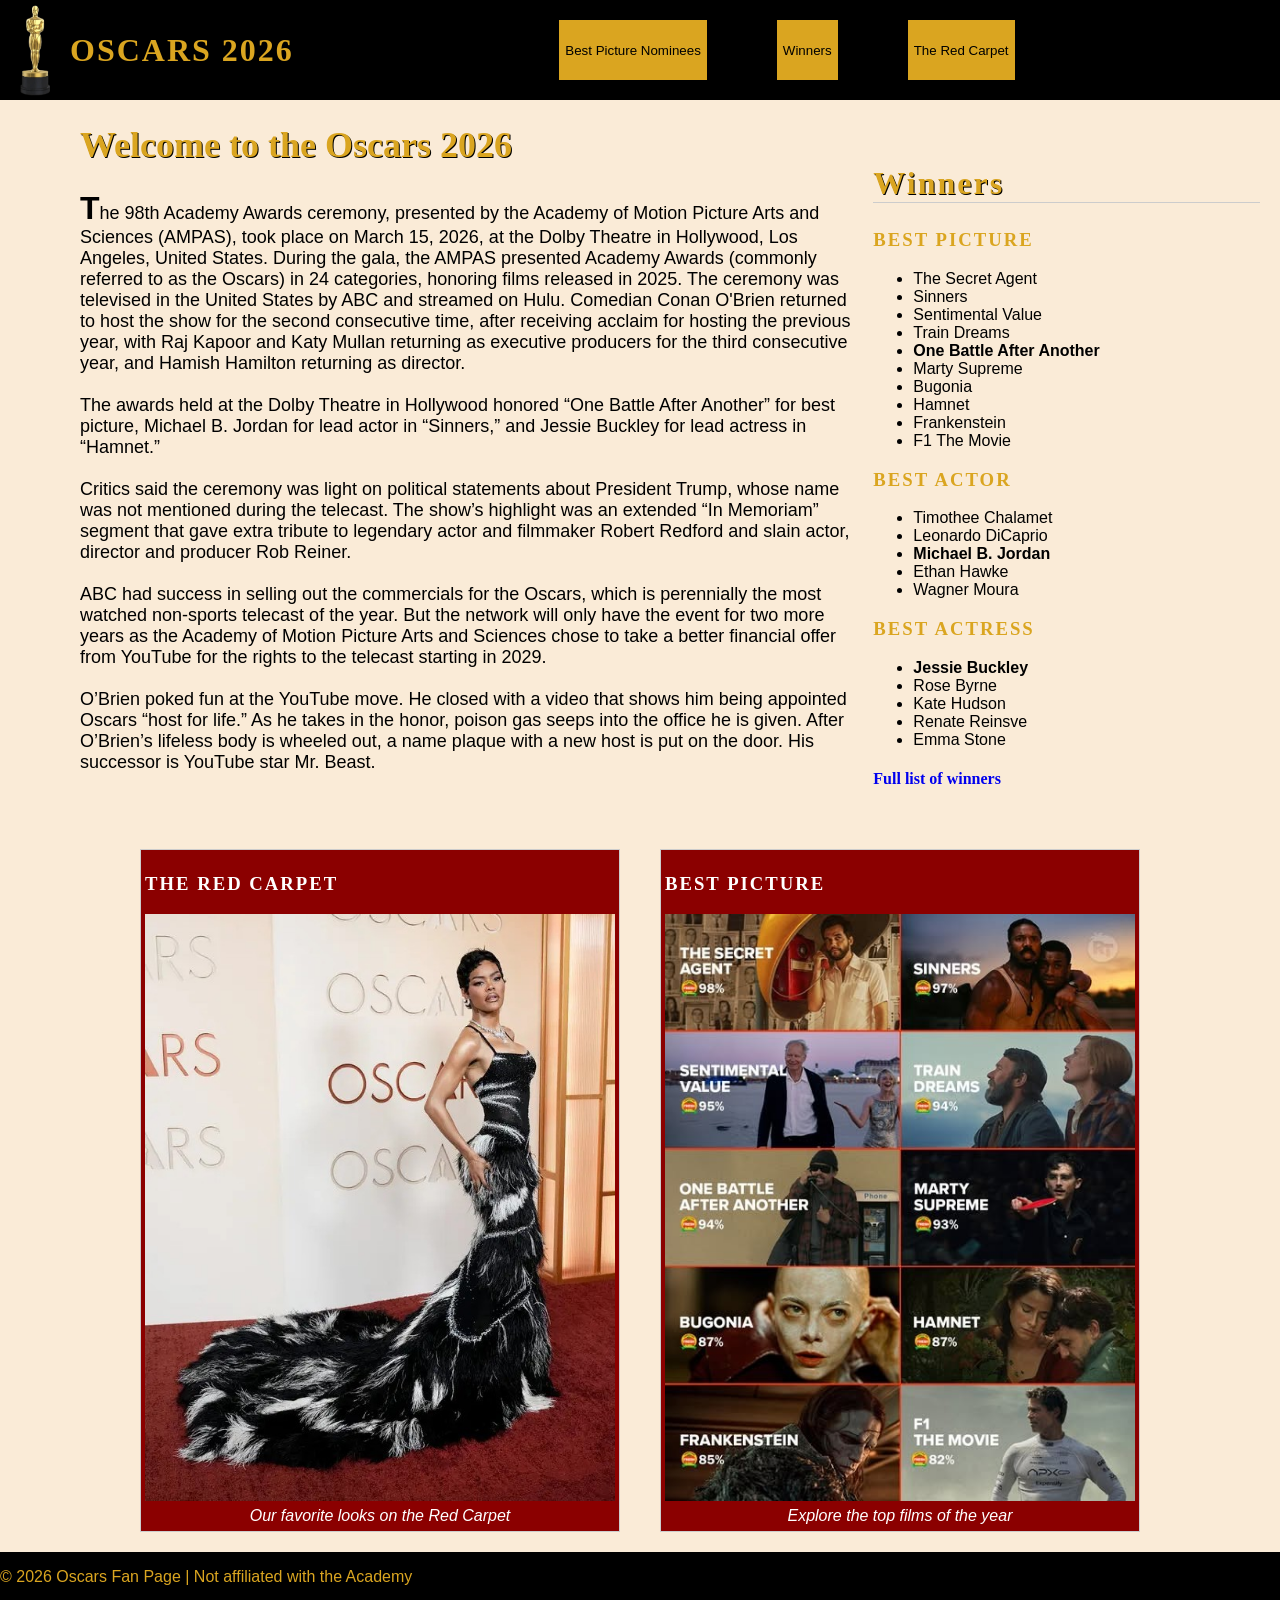
<file: index.html>
<!DOCTYPE html>
<html lang="en">
<head>
    <meta charset="UTF-8">
    <meta name="viewport" content="width=device-width, initial-scale=1.0">
    <title>The Oscars</title>
    <link rel="stylesheet" href="style.css">
    <script src="script.js" defer></script>
</head>
<body>
  <div id="star-container"></div>
  <header>
    <div class="oscarTitle">
      <img id="oscar" src="./pictures/oscar-statuette.png" alt="Academy Award statuette">
      <h1><a href="index.html" id="homeButton">Oscars 2026</a></h1>
    </div>
    <div class="navMenu">
      <div>
        <button onclick="bestPicturePressed()">Best Picture Nominees</button>
      </div>
      <div>
        <button onclick="winnersPressed()">Winners</button>
      </div>
      <div>
        <button onclick="redCarpetPressed()">The Red Carpet</button>
      </div>
    </div>
  </header>
  <div id="main-content" class="content-wrapper">
    <div>
    <h1>Welcome to the Oscars 2026</h1>
    <p><span>T</span>he 98th Academy Awards ceremony, presented by the Academy of Motion Picture Arts and Sciences (AMPAS), 
      took place on March 15, 2026, at the Dolby Theatre in Hollywood, Los Angeles, United States. During the gala, 
      the AMPAS presented Academy Awards (commonly referred to as the Oscars) in 24 categories, honoring films 
      released in 2025. The ceremony was televised in the United States by ABC and streamed on Hulu. Comedian Conan O'Brien
      returned to host the show for the second consecutive time, after receiving acclaim for hosting the previous year,
      with Raj Kapoor and Katy Mullan returning as executive producers for the third consecutive year, and Hamish Hamilton
      returning as director.
      <br><br>
      The awards held at the Dolby Theatre in Hollywood honored “One Battle After Another” for best picture, Michael B. Jordan
      for lead actor in “Sinners,” and Jessie Buckley for lead actress in “Hamnet.” 
      <br><br>
      Critics said the ceremony was light on political statements about President Trump, whose name was not mentioned during 
      the telecast. The show’s highlight was an extended “In Memoriam” segment that gave extra tribute to legendary actor and 
      filmmaker Robert Redford and slain actor, director and producer Rob Reiner.
      <br><br>
      ABC had success in selling out the commercials for the Oscars, which is perennially the most watched non-sports telecast 
      of the year. But the network will only have the event for two more years as the Academy of Motion Picture Arts and Sciences
      chose to take a better financial offer from YouTube for the rights to the telecast starting in 2029.
      <br><br>
      O’Brien poked fun at the YouTube move. He closed with a video that shows him being appointed Oscars “host for life.” As he 
      takes in the honor, poison gas seeps into the office he is given. After O’Brien’s lifeless body is wheeled out, a name plaque 
      with a new host is put on the door. His successor is YouTube star Mr. Beast.
    </p>
    </div>
  </div>
  <div id="sidebar" class="content-wrapper">
    <br>
    <h2>Winners</h2>
    <h3>Best Picture</h3>
    <ul>
      <li>The Secret Agent</li>
      <li>Sinners</li>
      <li>Sentimental Value</li>
      <li>Train Dreams</li>
      <li><span>One Battle After Another</span></li>
      <li>Marty Supreme</li>
      <li>Bugonia</li>
      <li>Hamnet</li>
      <li>Frankenstein</li>
      <li>F1 The Movie</li>
    </ul>
    <h3>Best Actor</h3>
    <ul>
      <li>Timothee Chalamet</li>
      <li>Leonardo DiCaprio</li>
      <li><span>Michael B. Jordan</span></li>
      <li>Ethan Hawke</li>
      <li>Wagner Moura</li>
    </ul>
    <h3>Best Actress</h3>
    <ul>
      <li><span>Jessie Buckley</span></li>
      <li>Rose Byrne</li>
      <li>Kate Hudson</li>
      <li>Renate Reinsve</li>
      <li>Emma Stone</li>
    </ul>
    <a href="./winners.html">
      <h4>Full list of winners</h4>
    </a>
  </div>
  <div class="callout-container content-wrapper">
    <div class="callout">
      <figure>
        <h3>The Red Carpet</h3>
        <a href="./bestLooks.html">
          <img src="./pictures/redcarpet1.jpg" alt="Pictures of looks from the red carpet">
        </a>
        <figcaption>Our favorite looks on the Red Carpet</figcaption>
      </figure>
    </div>
    <div class="callout">
      <figure>
        <h3>Best Picture</h3>
        <a href="./bestPicture.html">
          <img src="./pictures/oscars-bestpic-group.jpg" alt="Pictures of Best Picture Nominees">
        </a>
        <figcaption>Explore the top films of the year</figcaption>
      </figure>
    </div>
  </div>
  <footer class="content-wrapper">
    <p>&copy; 2026 Oscars Fan Page | Not affiliated with the Academy</p>
  </footer>
</body>
</html>
</file>
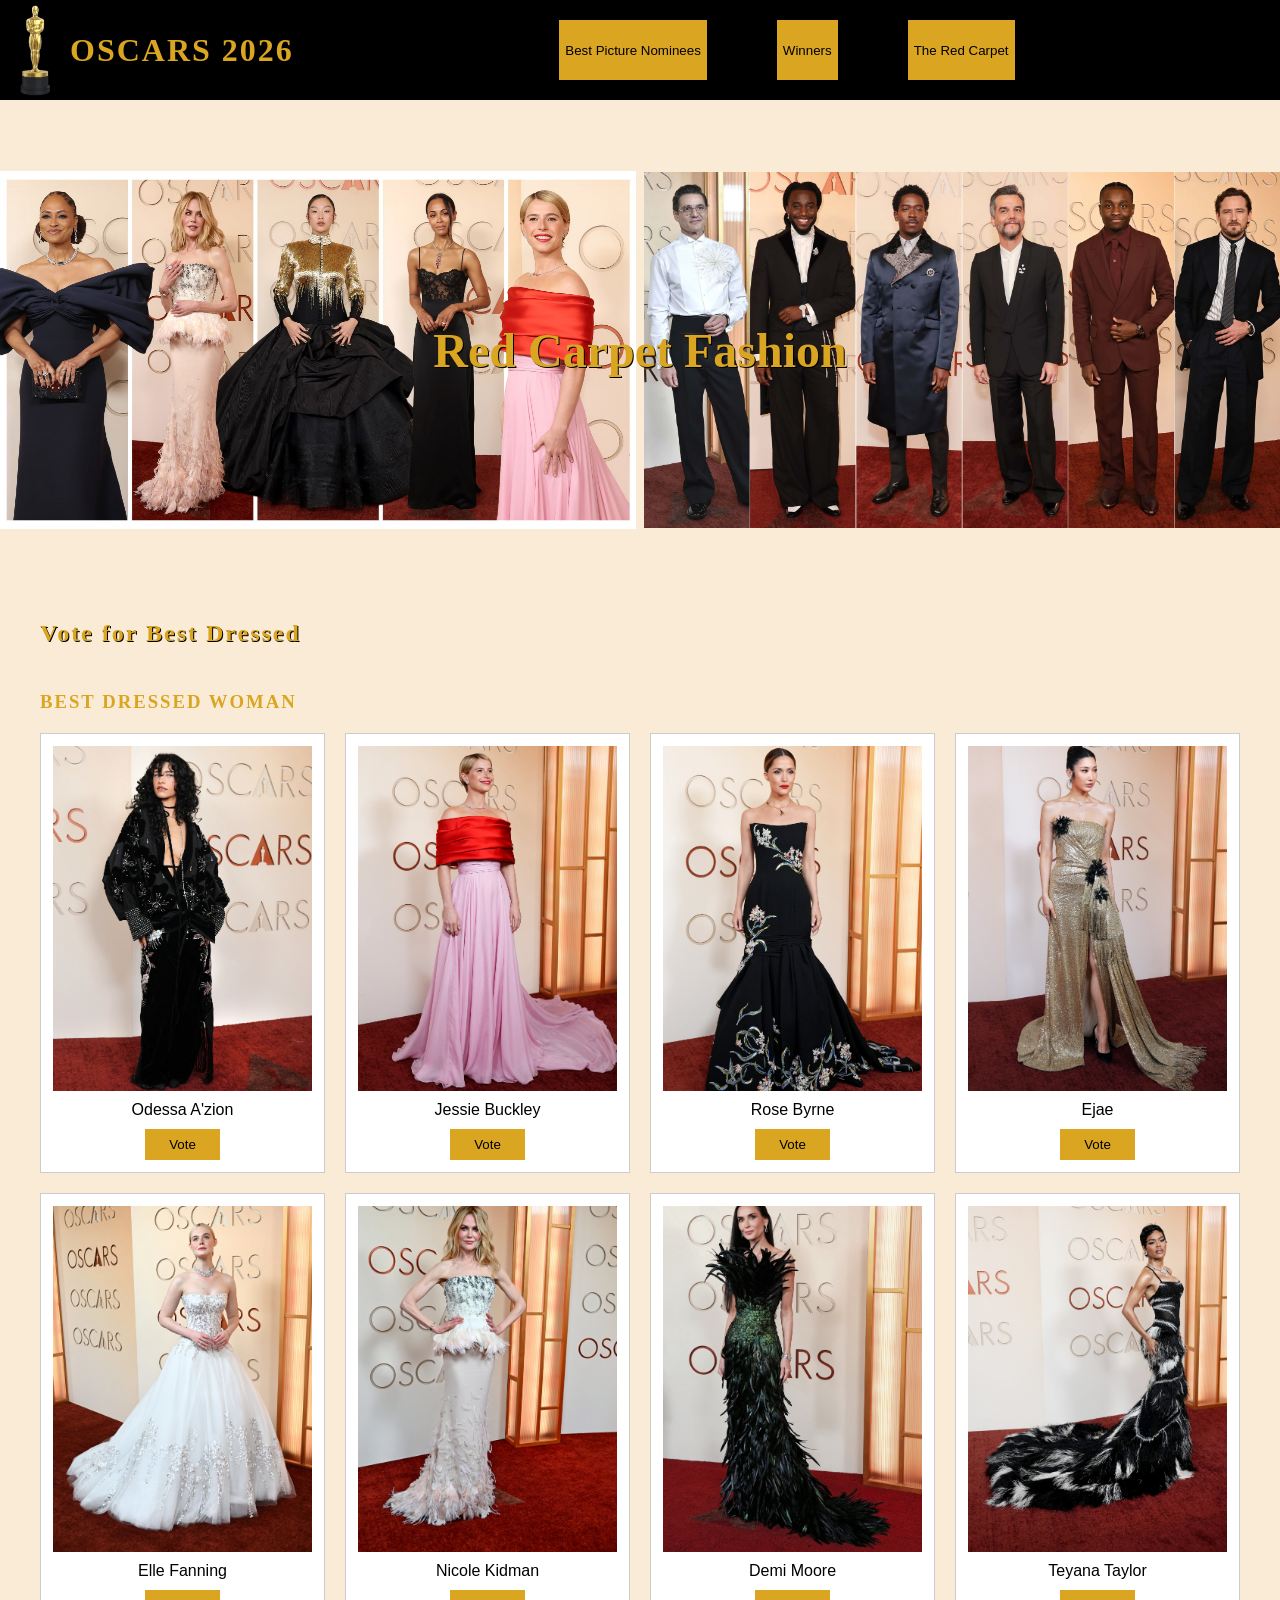
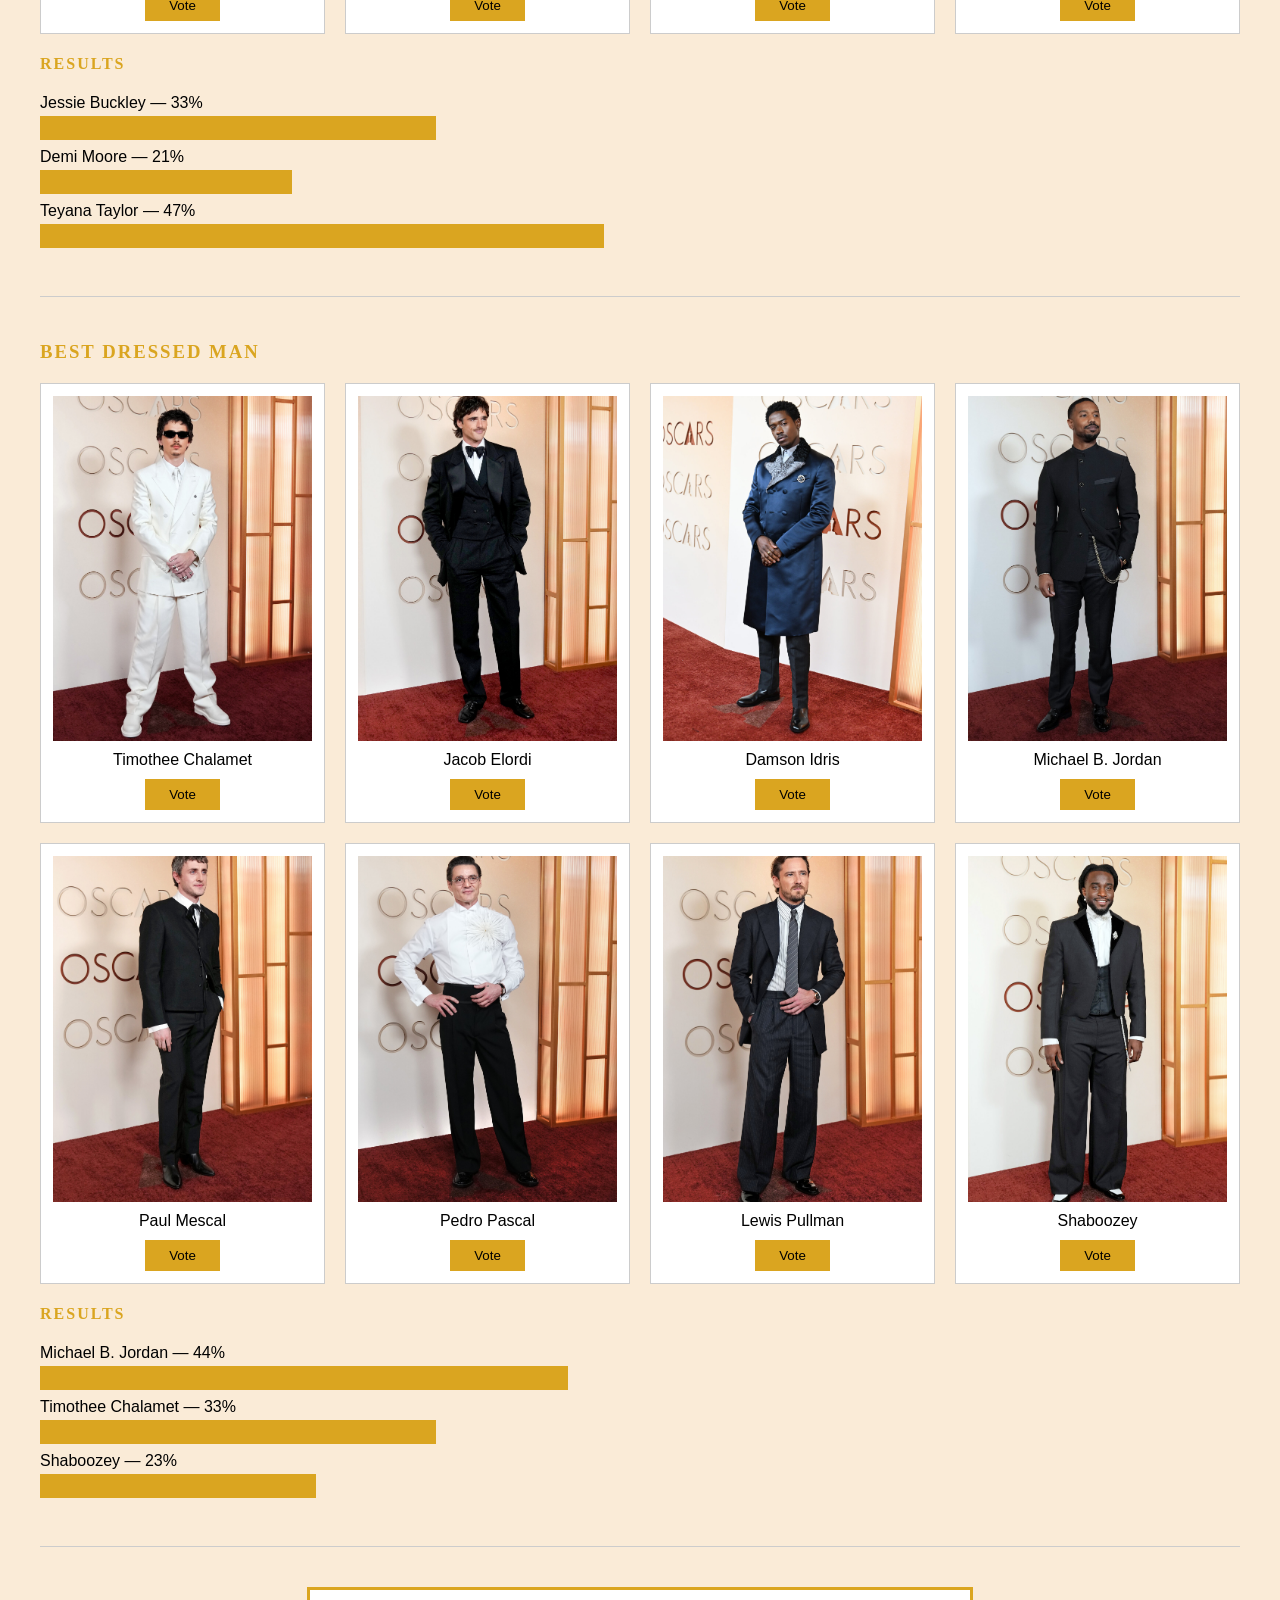
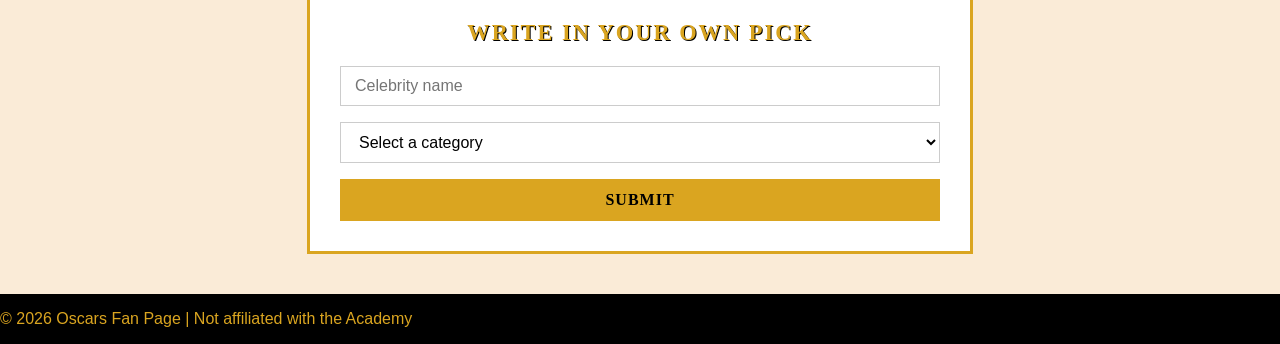
<file: bestLooks.html>
<!DOCTYPE html>
<html lang="en">
<head>
    <meta charset="UTF-8">
    <meta name="viewport" content="width=device-width, initial-scale=1.0">
    <title>The Red Carpet</title>
    <link rel="stylesheet" href="redcarpet.css">
    <script src="script.js" defer></script>
</head>
<body>
  <div id="star-container"></div>
  <header>
    <div class="oscarTitle">
      <img id="oscar" src="./pictures/oscar-statuette.png" alt="Academy Award statuette">
      <h1><a href="index.html" id="homeButton">Oscars 2026</a></h1>
    </div>
    <div class="navMenu">
      <div>
        <button onclick="bestPicturePressed()">Best Picture Nominees</button>
      </div>
      <div>
        <button onclick="winnersPressed()">Winners</button>
      </div>
      <div>
        <button onclick="redCarpetPressed()">The Red Carpet</button>
      </div>
    </div>
  </header>
  <div class="pictures content-wrapper">
      <img src="./pictures/redcarpet/redCarpetCover.avif" alt="actresses on the red carpet at the Oscars 2026">
      <img src="./pictures/redcarpet/redCarpetMen.jpg" alt="actors on the red carpet at the Oscars 2026">
      <h1>Red Carpet Fashion</h1>
  </div>
  <div id="main-content" class="content-wrapper">
     <h2>Vote for Best Dressed</h2>

    <section class="poll-section">
      <h3>Best Dressed Woman</h3>
      <div class="poll-grid">

        <div class="poll-card">
          <img src="./pictures/redcarpet/women/azion.jpg" alt="Odessa A'zion">
          <p>Odessa A'zion</p>
          <button class="vote-btn" onclick="vote('women', 'Odessa Azion', this)">Vote</button>
        </div>

        <div class="poll-card">
          <img src="./pictures/redcarpet/women/buckley.jpg" alt="Jessie Buckley">
          <p>Jessie Buckley</p>
          <button class="vote-btn" onclick="vote('women', 'Jessie Buckley', this)">Vote</button>
        </div>

        <div class="poll-card">
          <img src="./pictures/redcarpet/women/byrne.jpg" alt="Rose Byrne">
          <p>Rose Byrne</p>
          <button class="vote-btn" onclick="vote('women', 'Rose Byrne', this)">Vote</button>
        </div>

        <div class="poll-card">
          <img src="./pictures/redcarpet/women/ejae.jpg" alt="Ejae">
          <p>Ejae</p>
          <button class="vote-btn" onclick="vote('women', 'Ejae', this)">Vote</button>
        </div>

        <div class="poll-card">
          <img src="./pictures/redcarpet/women/fanning.jpg" alt="Elle Fanning">
          <p>Elle Fanning</p>
          <button class="vote-btn" onclick="vote('women', 'Elle Fanning', this)">Vote</button>
        </div>

        <div class="poll-card">
          <img src="./pictures/redcarpet/women/kidman.jpg" alt="Nicole Kidman">
          <p>Nicole Kidman</p>
          <button class="vote-btn" onclick="vote('women', 'Nicole Kidman', this)">Vote</button>
        </div>

        <div class="poll-card">
          <img src="./pictures/redcarpet/women/moore.jpg" alt="Demi Moore">
          <p>Demi Moore</p>
          <button class="vote-btn" onclick="vote('women', 'Demi Moore', this)">Vote</button>
        </div>

        <div class="poll-card">
          <img src="./pictures/redcarpet/women/taylor.jpg" alt="Teyana Taylor">
          <p>Teyana Taylor</p>
          <button class="vote-btn" onclick="vote('women', 'Teyana Taylor', this)">Vote</button>
        </div>

      </div>
      <div class="results" id="women-results"></div>
    </section>

    <section class="poll-section">
      <h3>Best Dressed Man</h3>
      <div class="poll-grid">

        <div class="poll-card">
          <img src="./pictures/redcarpet/men/chalamet.jpg" alt="Timothee Chalamet">
          <p>Timothee Chalamet</p>
          <button class="vote-btn" onclick="vote('men', 'Timothee Chalamet', this)">Vote</button>
        </div>

        <div class="poll-card">
          <img src="./pictures/redcarpet/men/elordi.jpg" alt="Jacob Elordi">
          <p>Jacob Elordi</p>
          <button class="vote-btn" onclick="vote('men', 'Jacob Elordi', this)">Vote</button>
        </div>

        <div class="poll-card">
          <img src="./pictures/redcarpet/men/idris.jpg" alt="Damson Idris">
          <p>Damson Idris</p>
          <button class="vote-btn" onclick="vote('men', 'Damson Idris', this)">Vote</button>
        </div>

        <div class="poll-card">
          <img src="./pictures/redcarpet/men/jordan.jpg" alt="Michael B. Jordan">
          <p>Michael B. Jordan</p>
          <button class="vote-btn" onclick="vote('men', 'Michael B. Jordan', this)">Vote</button>
        </div>

        <div class="poll-card">
          <img src="./pictures/redcarpet/men/mescal.jpg" alt="Paul Mescal">
          <p>Paul Mescal</p>
          <button class="vote-btn" onclick="vote('men', 'Paul Mescal', this)">Vote</button>
        </div>

        <div class="poll-card">
          <img src="./pictures/redcarpet/men/pascal.jpg" alt="Pedro Pascal">
          <p>Pedro Pascal</p>
          <button class="vote-btn" onclick="vote('men', 'Pedro Pascal', this)">Vote</button>
        </div>

        <div class="poll-card">
          <img src="./pictures/redcarpet/men/pullman.jpg" alt="Lewis Pullman">
          <p>Lewis Pullman</p>
          <button class="vote-btn" onclick="vote('men', 'Lewis Pullman', this)">Vote</button>
        </div>

        <div class="poll-card">
          <img src="./pictures/redcarpet/men/shaboozey.jpg" alt="Shaboozey">
          <p>Shaboozey</p>
          <button class="vote-btn" onclick="vote('men', 'Shaboozey', this)">Vote</button>
        </div>

      </div>
      <div class="results" id="men-results"></div>

    </section>
    <div class="write-in">
      <h4>Write In Your Own Pick</h4>
      <form onsubmit="submitWriteIn(event)">
        <input type="text" name="name" placeholder="Celebrity name" required>
        <select name="category" required>
          <option value="" disabled selected>Select a category</option>
          <option value="women">Best Dressed Woman</option>
          <option value="men">Best Dressed Man</option>
        </select>
        <button type="submit">Submit</button>
      </form>
      <div id="writein-result"></div>
    </div>
  </div>
  <footer class="content-wrapper">
    <p>&copy; 2026 Oscars Fan Page | Not affiliated with the Academy</p>
  </footer>
</body>
</html>
</file>
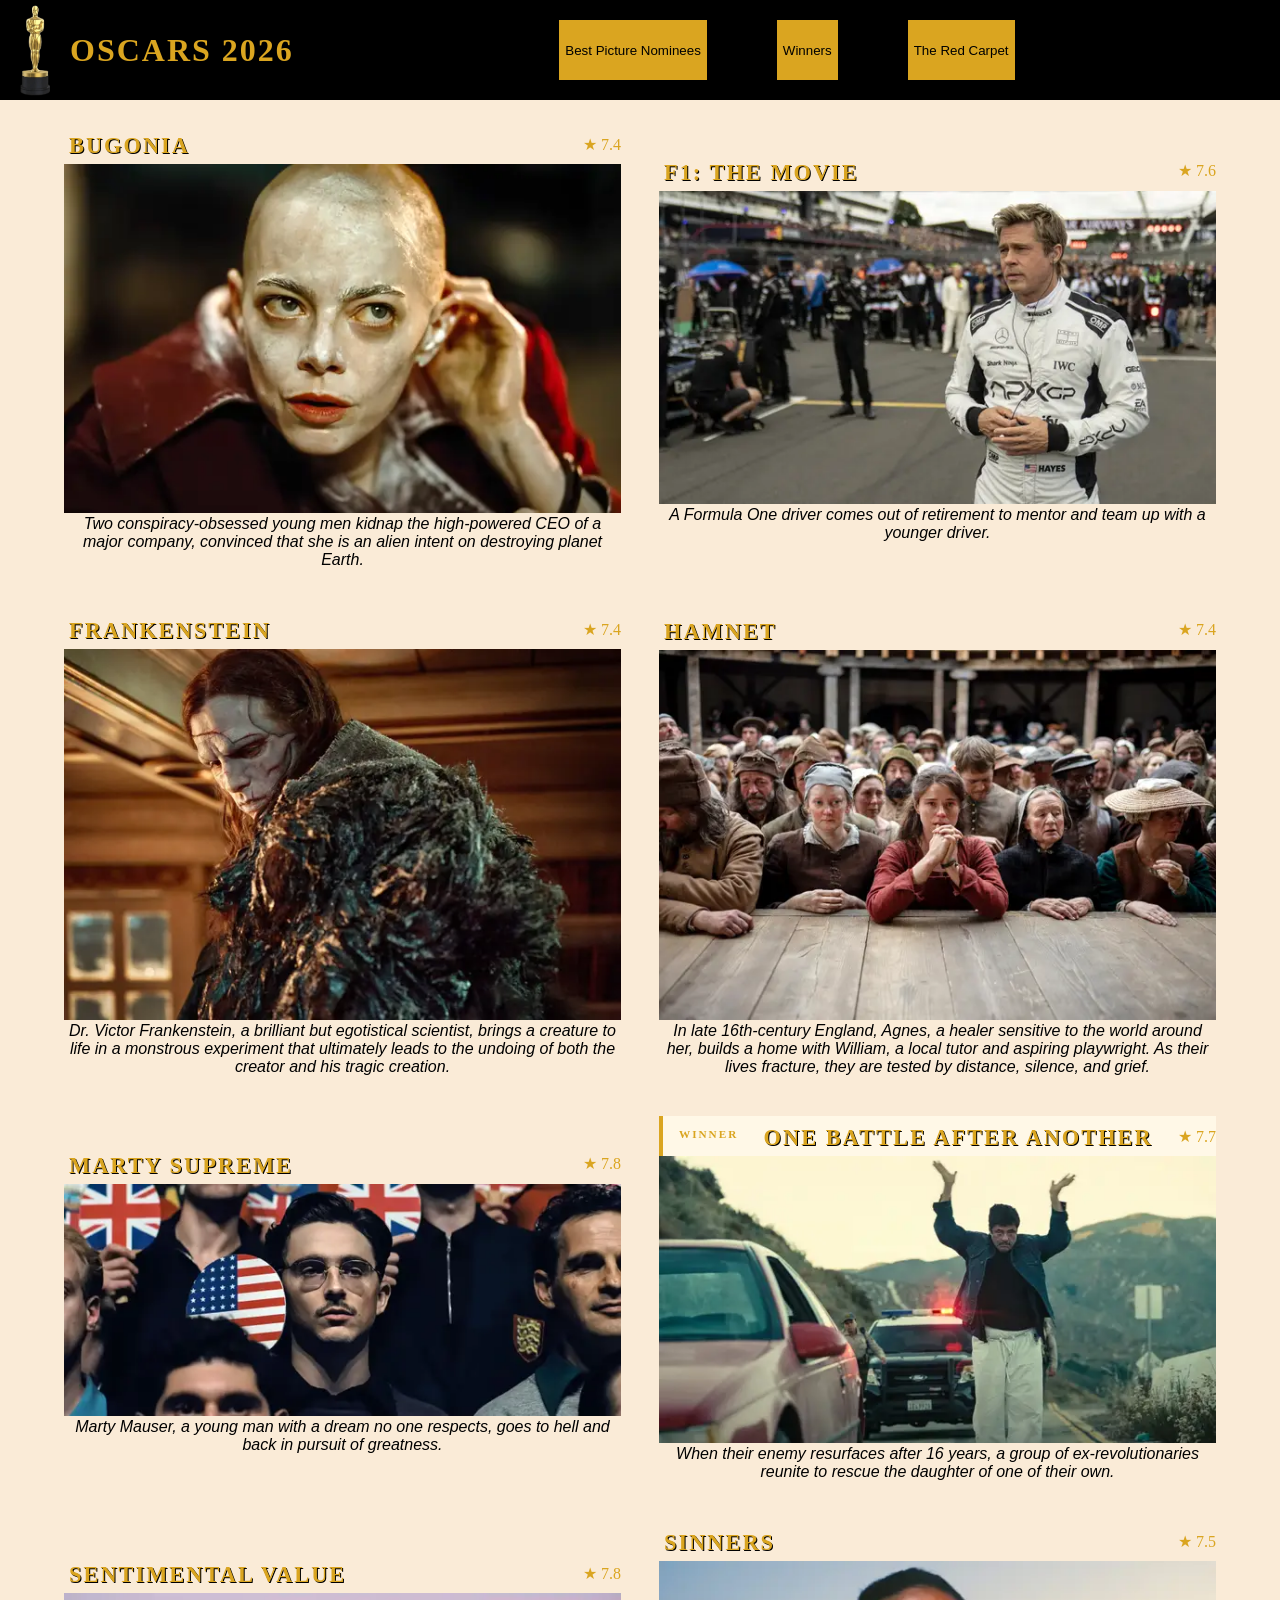
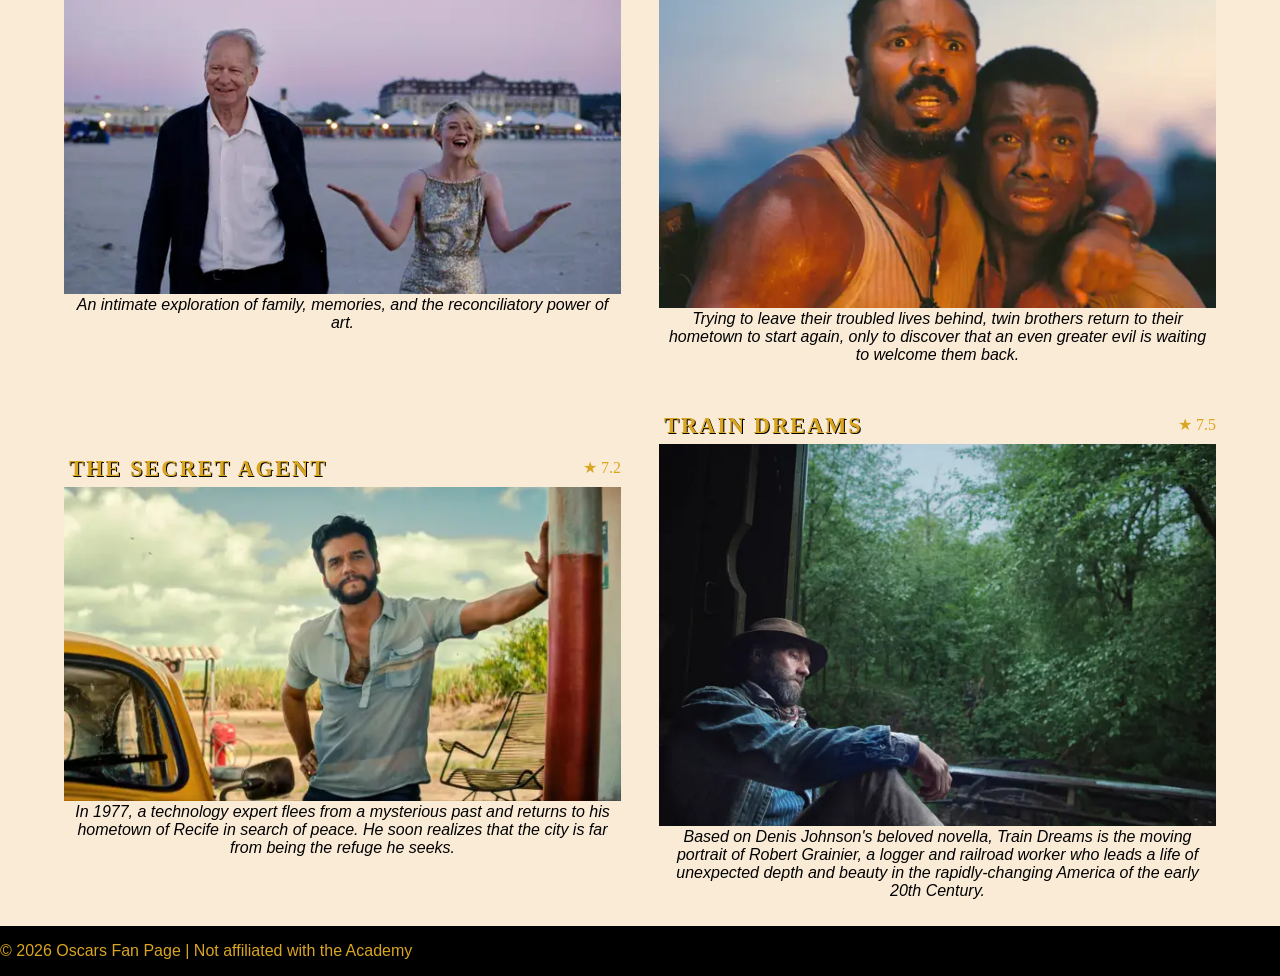
<file: bestPicture.html>
<!DOCTYPE html>
<html lang="en">
<head>
    <meta charset="UTF-8">
    <meta name="viewport" content="width=device-width, initial-scale=1.0">
    <title>Best Picture</title>
    <link rel="stylesheet" href="movies.css">
    <script src="script.js" defer></script>
</head>
<body>
  <div id="star-container"></div>
  <header>
    <div class="oscarTitle">
      <img id="oscar" src="./pictures/oscar-statuette.png" alt="Academy Award statuette">
      <h1><a href="index.html" id="homeButton">Oscars 2026</a></h1>
    </div>
    <div class="navMenu">
      <div>
        <button onclick="bestPicturePressed()">Best Picture Nominees</button>
      </div>
      <div>
        <button onclick="winnersPressed()">Winners</button>
      </div>
      <div>
        <button onclick="redCarpetPressed()">The Red Carpet</button>
      </div>
    </div>
  </header>
  <div id="main-content" class="content-wrapper">
    <div class="movies">
      <figure>
        <div class="figure-header">
          <h2>Bugonia</h2>
          <a href="https://www.imdb.com/title/tt12300742/?ref_=ls_t_9">★ 7.4</a>
        </div>
        <img src="./pictures/bestpicture/Bugonia.webp" alt="Emma Stone covered in white paint and shaved head in Bugonia">
        <figcaption>
          Two conspiracy-obsessed young men kidnap the high-powered CEO of a major company, convinced that she is an alien intent on destroying planet Earth.
        </figcaption>
      </figure>
      <figure>
        <div class="figure-header">
          <h2>F1: The Movie</h2>
          <a href="https://www.imdb.com/title/tt16311594/?ref_=ls_t_5">★ 7.6</a>
        </div>
        <img src="./pictures/bestpicture/F1.webp" alt="Brad Pitt in a white racing suit standing on a racetrack full of people in F1">
        <figcaption>
          A Formula One driver comes out of retirement to mentor and team up with a younger driver.
        </figcaption>
      </figure>
      <figure>
        <div class="figure-header">
          <h2>Frankenstein</h2>
          <a href="https://www.imdb.com/title/tt1312221/?ref_=ls_t_3">★ 7.4</a>
        </div>
        <img src="./pictures/bestpicture/Frankenstein.webp" alt="Jacob Elordi as Frankenstein's monster with a fur coat on">
        <figcaption>
          Dr. Victor Frankenstein, a brilliant but egotistical scientist, brings a creature to life in a monstrous experiment that ultimately leads
           to the undoing of both the creator and his tragic creation.
        </figcaption>
      </figure>
      <figure>
        <div class="figure-header">
          <h2>Hamnet</h2>
          <a href="https://www.imdb.com/title/tt14905854/?ref_=ls_t_4">★ 7.4</a>
        </div>
        <img src="./pictures/bestpicture/Hamnet.webp" alt="Jessie Buckley at the Globe theater in the front row with a crowd">
        <figcaption>
          In late 16th-century England, Agnes, a healer sensitive to the world around her, builds a home with William, a local tutor and aspiring playwright. 
          As their lives fracture, they are tested by distance, silence, and grief.
        </figcaption>
      </figure>
      <figure>
        <div class="figure-header">
          <h2>Marty Supreme</h2>
          <a href="https://www.imdb.com/title/tt32916440/?ref_=ls_t_6">★ 7.8</a>
        </div>
        <img src="./pictures/bestpicture/Marty-Supreme.webp" alt="Thimothée Chalamet standing in a crowd with a raised American flag ping pong paddle">
        <figcaption>
          Marty Mauser, a young man with a dream no one respects, goes to hell and back in pursuit of greatness.
        </figcaption>
      </figure>
      <figure>
        <div class="figure-header" id="winner">
          <span class="badge">WINNER</span>
          <h2>One Battle After Another</h2>
          <a href="https://www.imdb.com/title/tt30144839/?ref_=ls_t_1">★ 7.7</a>
        </div>
        <img src="./pictures/bestpicture/One-Battle-After-Another.webp" alt="Benicio Del Toro with his hands up on a road with a police car behind him">
        <figcaption>
          When their enemy resurfaces after 16 years, a group of ex-revolutionaries reunite to rescue the daughter of one of their own.
        </figcaption>
      </figure>
      <figure>
        <div class="figure-header">
          <h2>Sentimental Value</h2>
          <a href="https://www.imdb.com/title/tt12300742/?ref_=ls_t_10">★ 7.8</a>
        </div>
        <img src="./pictures/bestpicture/Sentimental-Value.webp" alt="Renate Reinsve and Stellan Skarsgard on a beach wearing formal clothes">
        <figcaption>
          An intimate exploration of family, memories, and the reconciliatory power of art.
        </figcaption>
      </figure>
      <figure>
       <div class="figure-header">
          <h2>Sinners</h2>
          <a href="https://www.imdb.com/title/tt12300742/?ref_=ls_t_2">★ 7.5</a>
        </div>
        <img src="./pictures/bestpicture/Sinners.webp" alt="Michael B. Jordan and Jack O'Connell staring at a fire burning off screen">
        <figcaption>
          Trying to leave their troubled lives behind, twin brothers return to their hometown to start again, only to discover that an even 
          greater evil is waiting to welcome them back.
        </figcaption>
      </figure>
      <figure>
        <div class="figure-header">
          <h2>The Secret Agent</h2>
          <a href="https://www.imdb.com/title/tt12300742/?ref_=ls_t_8">★ 7.2</a>
        </div>
        <img src="./pictures/bestpicture/The-Secret-Agent.webp" alt="Robson Andrade leaning on a pole next to a yellow car">
        <figcaption>
          In 1977, a technology expert flees from a mysterious past and returns to his hometown of Recife in search of peace. 
          He soon realizes that the city is far from being the refuge he seeks.
        </figcaption>
      </figure>
      <figure>
        <div class="figure-header">
          <h2>Train Dreams</h2>
          <a href="https://www.imdb.com/title/tt12300742/?ref_=ls_t_7">★ 7.5</a>
        </div>
        <img src="./pictures/bestpicture/Train-Dreams.webp" alt="Joel Edgerton leaning the open door of a boxcar on a moving train">
        <figcaption>
          Based on Denis Johnson's beloved novella, Train Dreams is the moving portrait of Robert Grainier, 
          a logger and railroad worker who leads a life of unexpected depth and beauty in the rapidly-changing America of the early 20th Century.
        </figcaption>
      </figure>
    </div>
  </div>
  <footer class="content-wrapper">
    <p>&copy; 2026 Oscars Fan Page | Not affiliated with the Academy</p>
  </footer>
</body>
</html>
</file>
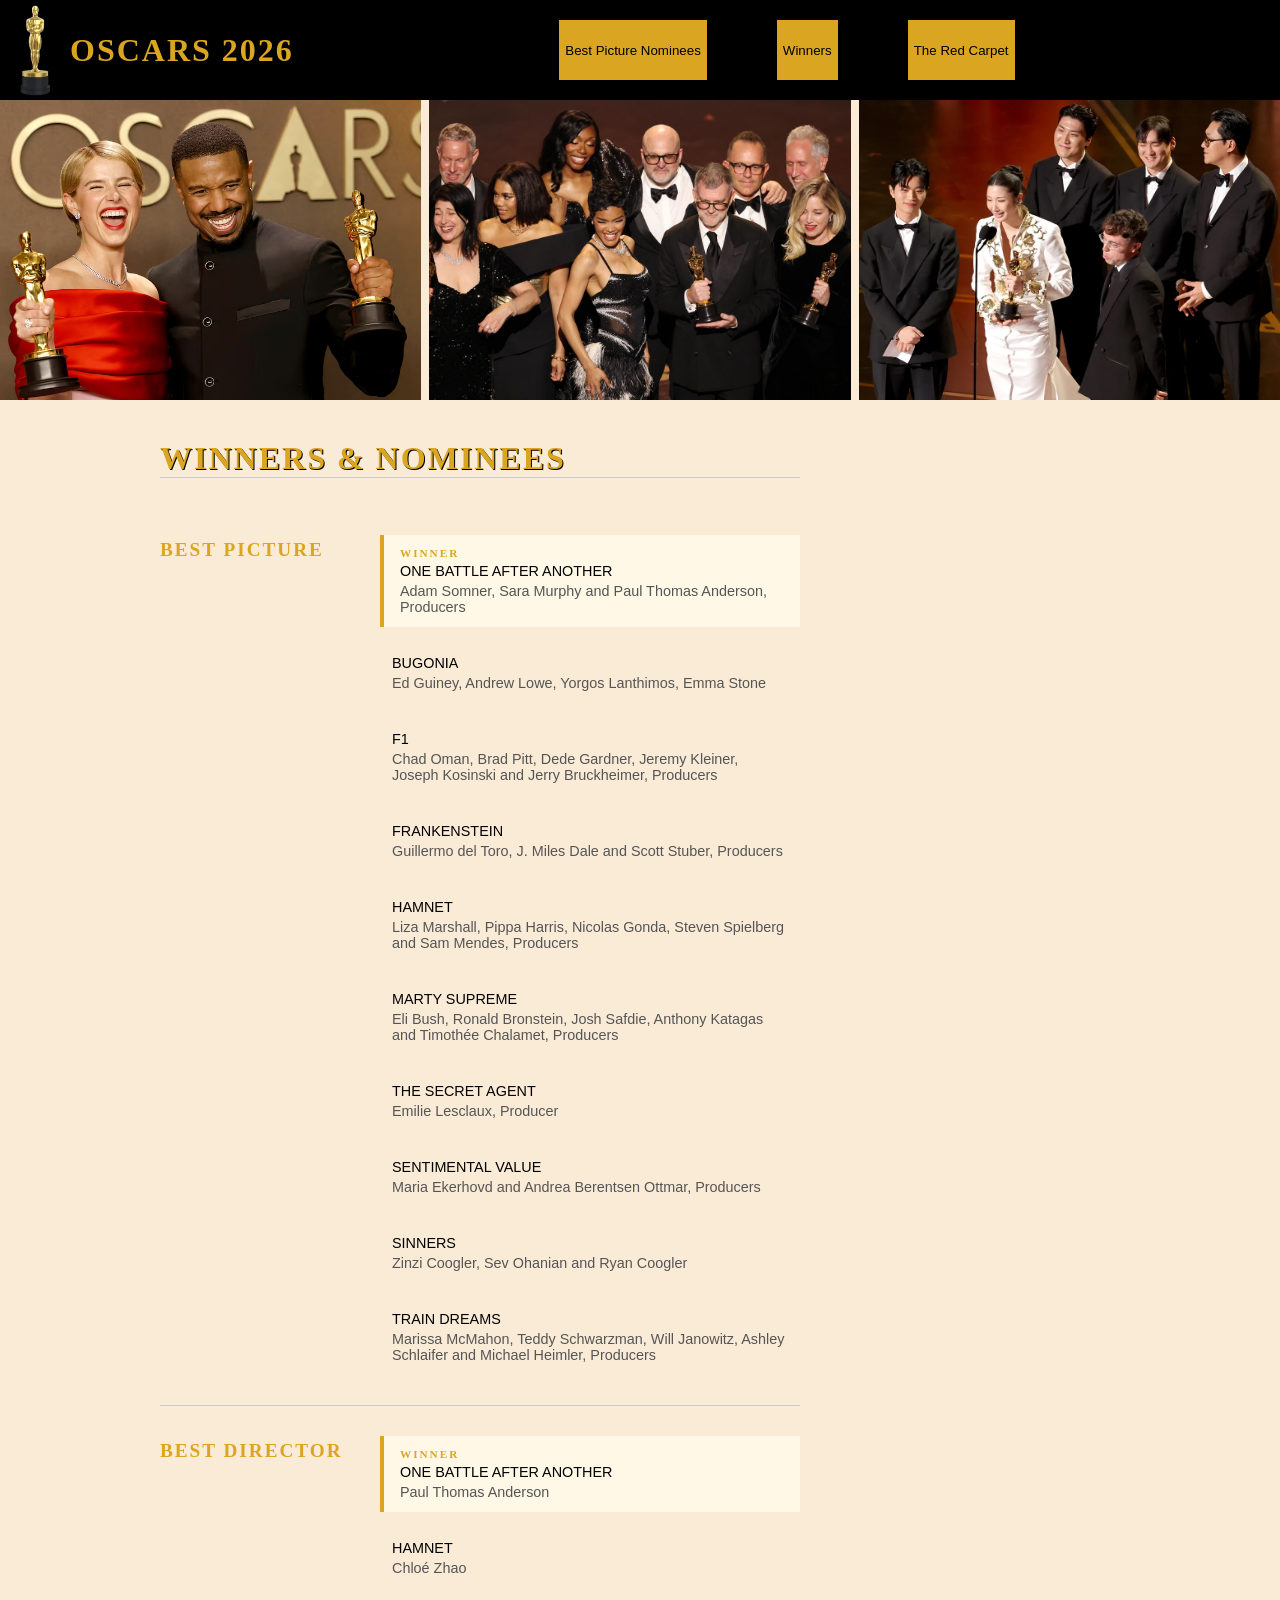
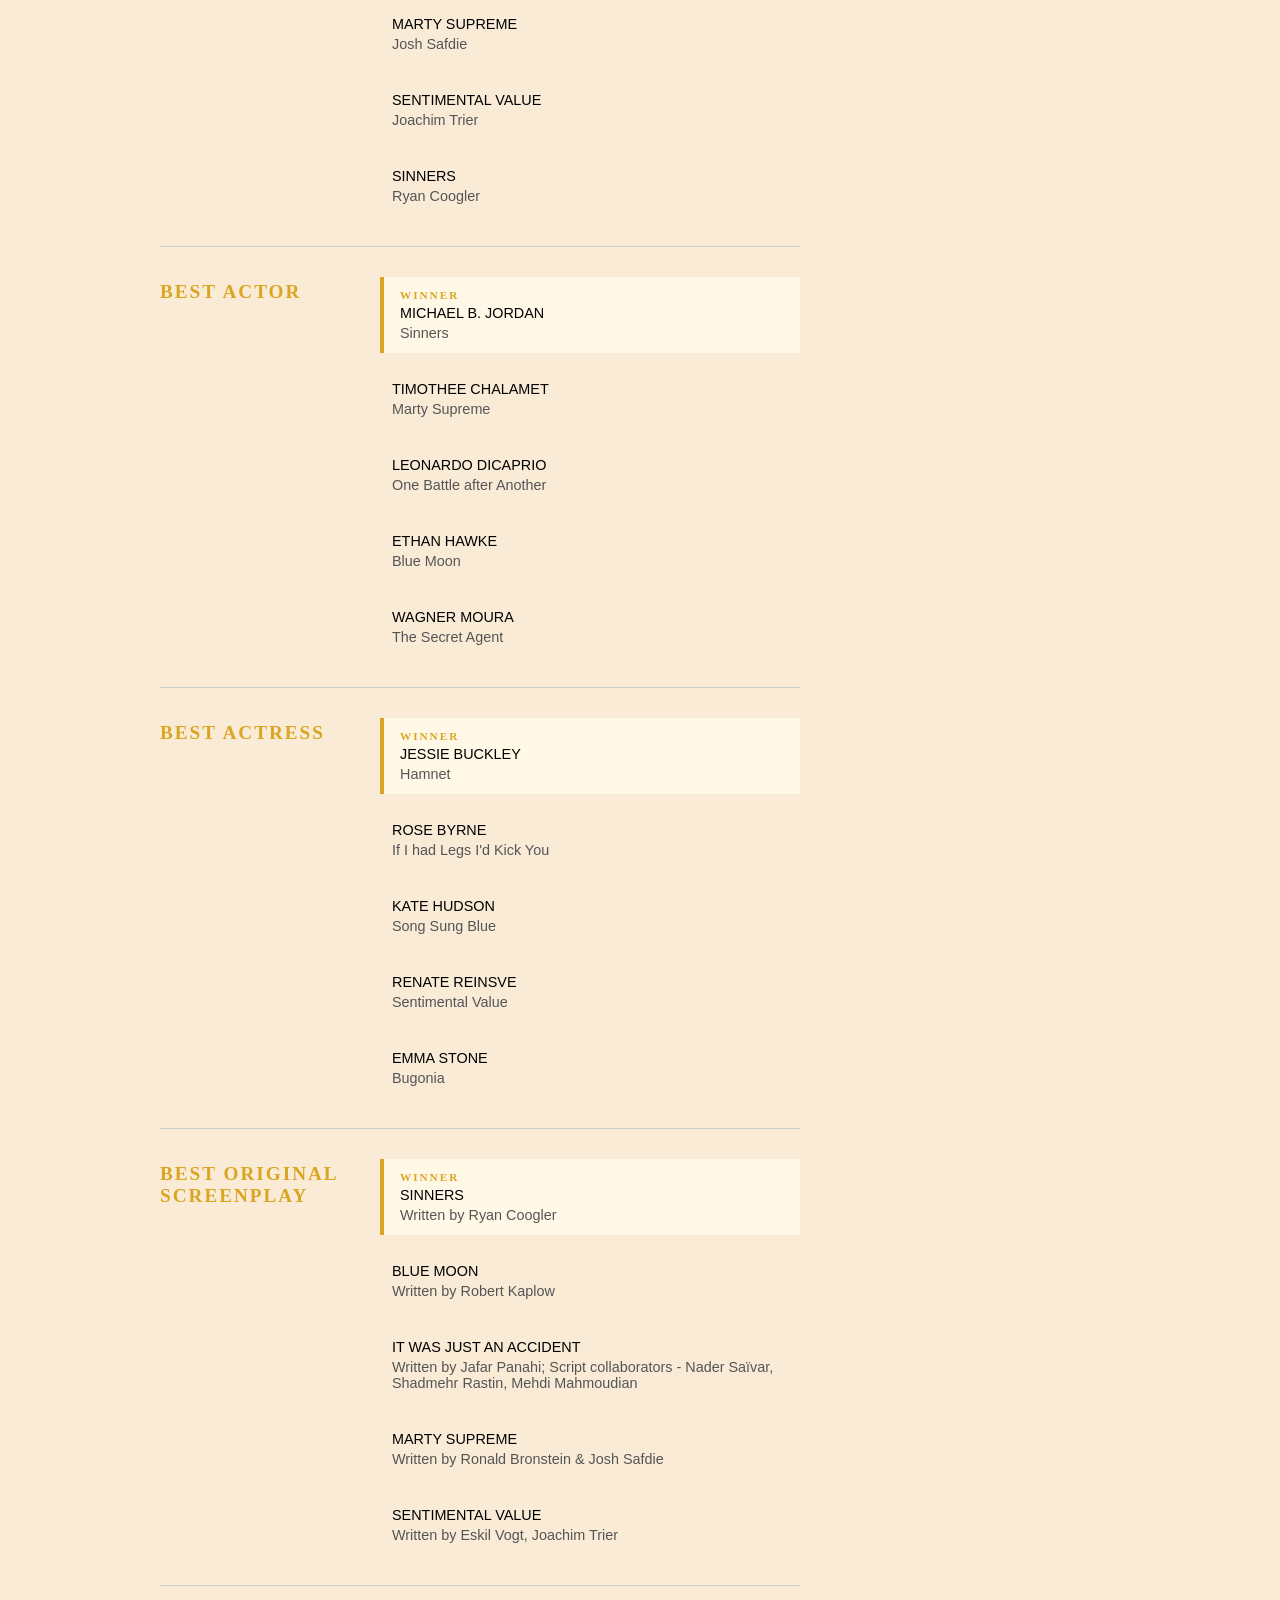
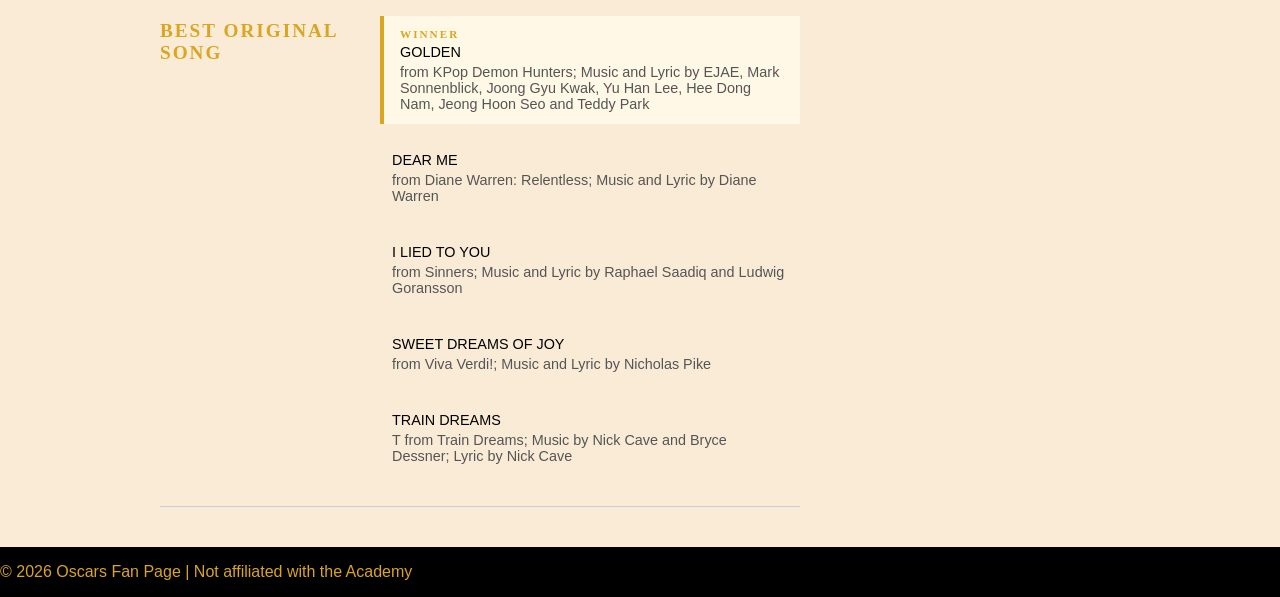
<file: winners.html>
<!DOCTYPE html>
<html lang="en">
<head>
    <meta charset="UTF-8">
    <meta name="viewport" content="width=device-width, initial-scale=1.0">
    <title>Oscar Winners</title>
    <link rel="stylesheet" href="win.css">
    <script src="script.js" defer></script>
</head>
<body>
  <div id="star-container"></div>
  <header>
    <div class="oscarTitle">
      <img id="oscar" src="./pictures/oscar-statuette.png" alt="Academy Award statuette">
      <h1><a href="index.html" id="homeButton">Oscars 2026</a></h1>
    </div>
    <div class="navMenu">
      <div>
        <button onclick="bestPicturePressed()">Best Picture Nominees</button>
      </div>
      <div>
        <button onclick="winnersPressed()">Winners</button>
      </div>
      <div>
        <button onclick="redCarpetPressed()">The Red Carpet</button>
      </div>
    </div>
  </header>
  <div class="pictures content-wrapper">
    <img src="./pictures/winners/bestact.avif" alt="Jessie Buckley and Michael B. Jordan posing with their awards">
    <img src="./pictures/winners/bestPicture.jpg" alt="Cast and crew accepting the award for Best Picture">
    <img src="./pictures/winners/kPop.webp" alt="Song Writers for Golden accepting award for Best Song">
  </div>
  <div id="main-content" class="content-wrapper">
    <article>
      <h2>WINNERS & NOMINEES</h2>
      <div class="category">
        <p class="category-title">BEST PICTURE</p>
        <div class="entries">
          <div class="entry winner">
            <span class="badge">WINNER</span>
            <p class="nominee-title">ONE BATTLE AFTER ANOTHER</p>
            <p class="names">Adam Somner, Sara Murphy and Paul Thomas Anderson, Producers</p>
          </div>
          <div class="entry">
            <p class="nominee-title">BUGONIA</p>
            <p class="names">Ed Guiney, Andrew Lowe, Yorgos Lanthimos, Emma Stone</p>
          </div>
          <div class="entry">
            <p class="nominee-title">F1</p>
            <p class="names">Chad Oman, Brad Pitt, Dede Gardner, Jeremy Kleiner, Joseph Kosinski and Jerry Bruckheimer, Producers</p>
          </div>
          <div class="entry">
            <p class="nominee-title">FRANKENSTEIN</p>
            <p class="names">Guillermo del Toro, J. Miles Dale and Scott Stuber, Producers</p>
          </div>
          <div class="entry">
            <p class="nominee-title">HAMNET</p>
            <p class="names">Liza Marshall, Pippa Harris, Nicolas Gonda, Steven Spielberg and Sam Mendes, Producers</p>
          </div>
          <div class="entry">
            <p class="nominee-title">MARTY SUPREME</p>
            <p class="names">Eli Bush, Ronald Bronstein, Josh Safdie, Anthony Katagas and Timothée Chalamet, Producers</p>
          </div>
          <div class="entry">
            <p class="nominee-title">THE SECRET AGENT</p>
            <p class="names">Emilie Lesclaux, Producer</p>
          </div>
          <div class="entry">
            <p class="nominee-title">SENTIMENTAL VALUE</p>
            <p class="names">Maria Ekerhovd and Andrea Berentsen Ottmar, Producers</p>
          </div>
          <div class="entry">
            <p class="nominee-title">SINNERS</p>
            <p class="names">Zinzi Coogler, Sev Ohanian and Ryan Coogler</p>
          </div>
          <div class="entry">
            <p class="nominee-title">TRAIN DREAMS</p>
            <p class="names">Marissa McMahon, Teddy Schwarzman, Will Janowitz, Ashley Schlaifer and Michael Heimler, Producers</p>
          </div>
        </div>
      </div>
      <div class="category">
        <p class="category-title">BEST DIRECTOR</p>
        <div class="entries">
          <div class="entry winner">
            <span class="badge">WINNER</span>
            <p class="nominee-title">ONE BATTLE AFTER ANOTHER</p>
            <p class="names">Paul Thomas Anderson</p>
          </div>
          <div class="entry">
            <p class="nominee-title">HAMNET</p>
            <p class="names">Chloé Zhao</p>
          </div>
          <div class="entry">
            <p class="nominee-title">MARTY SUPREME</p>
            <p class="names">Josh Safdie</p>
          </div>
          <div class="entry">
            <p class="nominee-title">SENTIMENTAL VALUE</p>
            <p class="names">Joachim Trier</p>
          </div>
          <div class="entry">
            <p class="nominee-title">SINNERS</p>
            <p class="names">Ryan Coogler</p>
          </div>
        </div>
      </div>
      <div class="category">
        <p class="category-title">BEST ACTOR</p>
        <div class="entries">
          <div class="entry winner">
            <span class="badge">WINNER</span>
            <p class="nominee-title">MICHAEL B. JORDAN</p>
            <p class="names">Sinners</p>
          </div>
          <div class="entry">
            <p class="nominee-title">TIMOTHEE CHALAMET</p>
            <p class="names">Marty Supreme</p>
          </div>
          <div class="entry">
            <p class="nominee-title">LEONARDO DICAPRIO</p>
            <p class="names">One Battle after Another</p>
          </div>
          <div class="entry">
            <p class="nominee-title">ETHAN HAWKE</p>
            <p class="names">Blue Moon</p>
          </div>
          <div class="entry">
            <p class="nominee-title">WAGNER MOURA</p>
            <p class="names">The Secret Agent</p>
          </div>
        </div>
      </div>
      <div class="category">
        <p class="category-title">BEST ACTRESS</p>
        <div class="entries">
          <div class="entry winner">
            <span class="badge">WINNER</span>
            <p class="nominee-title">JESSIE BUCKLEY</p>
            <p class="names">Hamnet</p>
          </div>
          <div class="entry">
            <p class="nominee-title">ROSE BYRNE</p>
            <p class="names">If I had Legs I'd Kick You</p>
          </div>
          <div class="entry">
            <p class="nominee-title">KATE HUDSON</p>
            <p class="names">Song Sung Blue</p>
          </div>
          <div class="entry">
            <p class="nominee-title">RENATE REINSVE</p>
            <p class="names">Sentimental Value</p>
          </div>
          <div class="entry">
            <p class="nominee-title">EMMA STONE</p>
            <p class="names">Bugonia</p>
          </div>
        </div>
      </div>
      <div class="category">
        <p class="category-title">BEST ORIGINAL SCREENPLAY</p>
        <div class="entries">
          <div class="entry winner">
            <span class="badge">WINNER</span>
            <p class="nominee-title">SINNERS</p>
            <p class="names">Written by Ryan Coogler</p>
          </div>
          <div class="entry">
            <p class="nominee-title">BLUE MOON</p>
            <p class="names">Written by Robert Kaplow</p>
          </div>
          <div class="entry">
            <p class="nominee-title">IT WAS JUST AN ACCIDENT</p>
            <p class="names">Written by Jafar Panahi; Script collaborators - Nader Saïvar, 
              Shadmehr Rastin, Mehdi Mahmoudian</p>
          </div>
          <div class="entry">
            <p class="nominee-title">MARTY SUPREME</p>
            <p class="names">Written by Ronald Bronstein & Josh Safdie</p>
          </div>
          <div class="entry">
            <p class="nominee-title">SENTIMENTAL VALUE</p>
            <p class="names">Written by Eskil Vogt, Joachim Trier</p>
          </div>
        </div>
      </div>
      <div class="category">
        <p class="category-title">BEST ORIGINAL SONG</p>
        <div class="entries">
          <div class="entry winner">
            <span class="badge">WINNER</span>
            <p class="nominee-title">GOLDEN</p>
            <p class="names">from KPop Demon Hunters; Music and Lyric by EJAE, Mark Sonnenblick, 
              Joong Gyu Kwak, Yu Han Lee, Hee Dong Nam, Jeong Hoon Seo and Teddy Park</p>
          </div>
          <div class="entry">
            <p class="nominee-title">DEAR ME</p>
            <p class="names">from Diane Warren: Relentless; Music and Lyric by Diane Warren</p>
          </div>
          <div class="entry">
            <p class="nominee-title">I LIED TO YOU</p>
            <p class="names">from Sinners; Music and Lyric by Raphael Saadiq and Ludwig Goransson</p>
          </div>
          <div class="entry">
            <p class="nominee-title">SWEET DREAMS OF JOY</p>
            <p class="names">from Viva Verdi!; Music and Lyric by Nicholas Pike</p>
          </div>
          <div class="entry">
            <p class="nominee-title">TRAIN DREAMS</p>
            <p class="names">T from Train Dreams; Music by Nick Cave and Bryce Dessner; Lyric by Nick Cave</p>
          </div>
        </div>
      </div>
    </article>
  </div>
  <footer class="content-wrapper">
    <p>&copy; 2026 Oscars Fan Page | Not affiliated with the Academy</p>
  </footer>
</body>
</html>
</file>
<file: style.css>
html, body {
    margin: 0;
    padding: 0;
}

body {
    background-color: antiquewhite;
    display:grid;
    grid-template-columns: repeat(6, 1fr);
    grid-template-rows: minmax(1em, auto) 1fr auto minmax(1em, auto);
}

/*header elements*/
header {
    grid-column: span 6;

    justify-content: space-between;
    align-items: center;
    height: 100%;
    display: flex;
    background-color: black;
    color:white;

    position:sticky;
    top:0px;
    z-index:2;
}

.oscarTitle {
    display: flex;
    justify-content: center;
    align-items: center;
}

#oscar {
   height:100px;
}

#homeButton {
    background-color: black;
    color:white;
    align-items: center;
    bottom:50px;
    text-decoration: none;

    font-weight: bold;
    letter-spacing: 2px;
    color: goldenrod;
    text-transform: uppercase;
}

.navMenu {
    background-color: black;
    color:white;
    justify-content: center;
    align-items:stretch;
    margin: auto;
    gap: 50px;
    

    display:flex;
}

.navMenu div {
    margin: 10px;
    font-size: 20px;
}

.navMenu button {
    background-color: goldenrod;
    height: 60px;
    font-family:'Gill Sans', 'Gill Sans MT', Calibri, 'Trebuchet MS', sans-serif;
    border:0;
}

.navMenu button:hover {
    background-color:darkviolet;
    color:white;
}

#star-container {
    position: fixed;
    top: 0;
    left: 0;
    pointer-events: none;
    width: 100%;
    height: 100%;
    overflow: hidden;
}

.star {
    position: absolute;
    color: gold;
    font-size: 20px;
    animation: fall 1s ease-out forwards;
}

@keyframes fall {
    0% {
        transform: translateY(0) scale(1);
        opacity: 1;
    }
    100% {
        transform: translateY(200px) scale(0.5);
        opacity: 0;
    }
}

/* main content */
.content-wrapper{
    transition: opacity 0.5s ease;
}

.content-wrapper.fade-out {
    opacity: 0;
}

#main-content {
    grid-column: 1/5;
    font-size: large;
    margin-left: 80px;
    font-family:'Gill Sans', 'Gill Sans MT', Calibri, 'Trebuchet MS', sans-serif;
}

#main-content h1{
    font-family: Georgia, serif;
    color: goldenrod;
    text-shadow: black 1px 1px;
}

p span {
    font-weight: bolder;
    font-size:xx-large;
}

#sidebar {
    grid-column: 5/7;
    margin: 20px;
    font-family: Georgia, serif;
}

#sidebar span {
    font-weight: bold;
}

#sidebar h2 {
    font-size: 2em;
    letter-spacing: 2px;
    color: goldenrod;
    text-shadow: black 1px 1px;
    border-bottom: 1px solid #ccc;
}

#sidebar h3 {
    font-weight: bold;
    letter-spacing: 2px;
    color: goldenrod;
    text-transform: uppercase;
}

ul {
    font-family:'Gill Sans', 'Gill Sans MT', Calibri, 'Trebuchet MS', sans-serif;
}

a {
    text-decoration: none;
}

.callout-container {
    grid-column: span 6;
    display: flex;
    justify-content: center;
    gap: 40px;
    padding: 20px 0;
}

.callout {
    flex: 0 0 auto;
}

figure {
  border: 1px #cccccc solid;
  padding: 4px;
  margin: auto;
  width: 470px;
  background-color:darkred;
  color:white;
}

figure img {
    height: auto;
    width:100%;
    object-fit: contain;
}

figure h3 {
    font-weight: bold;
    letter-spacing: 2px;
    text-transform: uppercase;
}

figcaption {
  font-style: italic;
  padding: 2px;
  text-align: center;
  font-family:'Gill Sans', 'Gill Sans MT', Calibri, 'Trebuchet MS', sans-serif;
}

/* footer */
footer {
    grid-column: span 6;
    grid-row: 4/4;
    background-color: black;
    color: goldenrod;
    font-family:'Gill Sans', 'Gill Sans MT', Calibri, 'Trebuchet MS', sans-serif;
}

@media (max-width: 768px) {
    body {
        display: flex;
        flex-direction: column;
    }

    header {
        flex-direction: column;
        text-align: center;
        gap: 10px;
        padding: 10px;
    }

    .navMenu {
        flex-direction: column;
        gap: 10px;
        width: 100%;
    }

    .navMenu button {
        width: 100%;
    }

    #main-content {
        margin-left: 0;
        padding: 20px;
    }

    #sidebar {
        margin: 10px;
    }

    .callout-container {
        flex-direction: column;
        align-items: center;
    }
}
</file>
<file: redcarpet.css>
html, body {
    margin: 0;
    padding: 0;
}

body {
    background-color: antiquewhite;
    display:grid;
    grid-template-columns: 1fr repeat(6, minmax(auto, 10em)) 1fr;
    grid-template-rows: minmax(1em, auto) 1fr auto minmax(1em, auto);

    transition: opacity 0.5s ease;
}

body.fade-out {
    opacity: 0;
}

/*header elements*/
header {
    grid-column: span 8;

    justify-content: space-between;
    align-items: center;
    height: 100%;
    display: flex;
    background-color: black;
    color:white;

    position:sticky;
    top:0px;
    z-index:2;
}

.oscarTitle {
    display: flex;
    justify-content: center;
    align-items: center;
}

#oscar {
   height:100px;
}

#homeButton {
    background-color: black;
    color:white;
    align-items: center;
    bottom:50px;
    text-decoration: none;

    font-weight: bold;
    letter-spacing: 2px;
    color: goldenrod;
    text-transform: uppercase;
}

.navMenu {
    background-color: black;
    color:white;
    justify-content: center;
    align-items:stretch;
    margin: auto;
    gap: 50px;
    

    display:flex;
}

.navMenu div {
    margin: 10px;
    font-size: 20px;
}

.navMenu button {
    background-color: goldenrod;
    height: 60px;
    font-family:'Gill Sans', 'Gill Sans MT', Calibri, 'Trebuchet MS', sans-serif;
    border:0;
}

.navMenu button:hover {
    background-color:darkviolet;
    color:white;
}

#star-container {
    position: fixed;
    top: 0;
    left: 0;
    pointer-events: none;
    width: 100%;
    height: 100%;
    overflow: hidden;
}

.star {
    position: absolute;
    color: gold;
    font-size: 20px;
    animation: fall 1s ease-out forwards;
}

@keyframes fall {
    0% {
        transform: translateY(0) scale(1);
        opacity: 1;
    }
    100% {
        transform: translateY(200px) scale(0.5);
        opacity: 0;
    }
}

.pictures {
    grid-column: span 8;
    display: grid;
    grid-template-columns: repeat(2, 1fr);
    gap: 8px;
    position: relative;
}

.pictures img {
    width: 100%;
    height: 500px;
    object-fit:contain;
    display: block;
}

.pictures h1{
    position: absolute;
    top: 50%;
    left: 50%;
    transform: translate(-50%, -50%);
    z-index: 1;
    margin: 0;
    /* text formating */
    color: goldenrod;
    text-align: center;
    font-family: Georgia, serif;
    text-shadow: 1px 1px black;
    font-size: 3rem;
}

/* main content */
.content-wrapper{
    transition: opacity 0.5s ease;
}

.content-wrapper.fade-out {
    opacity: 0;
}
#main-content {
    grid-column: 1 / -1;
    padding: 0 40px;
    font-family: Georgia, serif;
}

#main-content h2{
    color: goldenrod;
    text-shadow: 1px 1px black;
    letter-spacing: 2px;
}

.poll-section {
    margin: 40px 0;
    border-bottom: 1px solid #ccc;
    padding-bottom: 40px;
}

.poll-section h3{
    font-weight: bold;
    letter-spacing: 2px;
    color: goldenrod;
    text-transform: uppercase;
    margin: 0;
    padding-top: 4px;
    font-family: Georgia, serif;
}

.poll-grid {
    display: grid;
    grid-template-columns: repeat(4, 1fr);
    gap: 20px;
    margin: 20px 0;
}

.poll-card {
    text-align: center;
    border: 1px solid #ccc;
    padding: 12px;
    background: white;
}

.poll-card img {
    width: 100%;
    aspect-ratio: 3 / 4;
    height: auto;
    object-fit: cover;
    display: block;
}

.poll-card p {
    font-size: 1rem;
    margin: 10px 0;
    font-family:'Gill Sans', 'Gill Sans MT', Calibri, 'Trebuchet MS', sans-serif
}

.vote-btn {
    background-color: goldenrod;
    border: none;
    padding: 8px 24px;
    cursor: pointer;
    font-family:'Gill Sans', 'Gill Sans MT', Calibri, 'Trebuchet MS', sans-serif
}

.vote-btn:hover {
    background-color: darkviolet;
    color: white;
}

.vote-btn:disabled {
    background-color: #ccc;
    cursor: not-allowed;
}

.results {
    margin-top: 16px;
    font-family: Georgia, serif;
    font-weight: bold;
    letter-spacing: 2px;
    color: goldenrod;
    text-transform: uppercase;
}

.result-bar-container {
    margin: 8px 0;
}

.result-bar-container p {
    margin: 0 0 4px 0;
    color:black;
    letter-spacing: normal;
    font-weight: normal;
    text-transform: none;
    font-family:'Gill Sans', 'Gill Sans MT', Calibri, 'Trebuchet MS', sans-serif
}

.result-bar {
    height: 24px;
    background-color: goldenrod;
    transition: width 0.5s ease;
}

.write-in {
    margin: 40px auto;
    padding: 30px;
    max-width: 600px;
    background-color: white;
    border: 3px solid goldenrod;
    font-family: Georgia, serif;
}

.write-in h4 {
    color: goldenrod;
    font-size: 1.4rem;
    letter-spacing: 2px;
    text-transform: uppercase;
    margin: 0 0 20px 0;
    text-align: center;
    text-shadow: 1px 1px black;
}

.write-in form {
    display: flex;
    flex-direction: column;
    gap: 16px;
}

.write-in input[type="text"] {
    padding: 10px 14px;
    font-size: 1rem;
    border: 1px solid #ccc;
    font-family:'Gill Sans', 'Gill Sans MT', Calibri, 'Trebuchet MS', sans-serif;
    width: 100%;
    box-sizing: border-box;
}

.write-in select {
    padding: 10px 14px;
    font-size: 1rem;
    border: 1px solid #ccc;
    font-family:'Gill Sans', 'Gill Sans MT', Calibri, 'Trebuchet MS', sans-serif;
    width: 100%;
    box-sizing: border-box;
    background-color: white;
}

.write-in button {
    background-color: goldenrod;
    border: none;
    padding: 12px;
    font-size: 1rem;
    font-weight: bold;
    cursor: pointer;
    font-family: Georgia, serif;
    letter-spacing: 1px;
    text-transform: uppercase;
    width: 100%;
}

.write-in button:hover {
    background-color: darkviolet;
    color: white;
}

.writein-confirmation {
    margin-top: 16px;
    text-align: center;
    color: darkgreen;
    font-style: italic;
    font-size: 1rem;
}

/* footer */
footer {
    grid-column: span 8;
    grid-row: 4/4;
    background-color: black;
    color: goldenrod;
    font-family:'Gill Sans', 'Gill Sans MT', Calibri, 'Trebuchet MS', sans-serif;
}

@media (max-width: 768px) {
    body {
        display: flex;
        flex-direction: column;
    }

    header {
        flex-direction: column;
        text-align: center;
        gap: 10px;
        padding: 10px;
    }

    .navMenu {
        flex-direction: column;
        gap: 10px;
        width: 100%;
    }

    .navMenu button {
        width: 100%;
    }

    .poll-grid {
        grid-template-columns: repeat(2, 1fr);
    }

    .write-in {
        margin: 20px;
    }
}
</file>
<file: movies.css>
html, body {
    margin: 0;
    padding: 0;
}

body {
    background-color: antiquewhite;
    display:grid;
    grid-template-columns: 1fr repeat(6, minmax(auto, 10em)) 1fr;
    grid-template-rows: minmax(1em, auto) 1fr auto minmax(1em, auto);
}

/*header elements*/
header {
    grid-column: span 8;

    justify-content: space-between;
    align-items: center;
    height: 100%;
    display: flex;
    background-color: black;
    color:white;

    position:sticky;
    top:0px;
    z-index:2;
}

.oscarTitle {
    display: flex;
    justify-content: center;
    align-items: center;
}

#oscar {
   height:100px;
}

#homeButton {
    background-color: black;
    color:white;
    align-items: center;
    bottom:50px;
    text-decoration: none;

    font-weight: bold;
    letter-spacing: 2px;
    color: goldenrod;
    text-transform: uppercase;
}

.navMenu {
    background-color: black;
    color:white;
    justify-content: center;
    align-items:stretch;
    margin: auto;
    gap: 50px;
    

    display:flex;
}

.navMenu div {
    margin: 10px;
    font-size: 20px;
}

.navMenu button {
    background-color: goldenrod;
    height: 60px;
    font-family:'Gill Sans', 'Gill Sans MT', Calibri, 'Trebuchet MS', sans-serif;
    border:0;
}

.navMenu button:hover {
    background-color:darkviolet;
    color:white;
}

#star-container {
    position: fixed;
    top: 0;
    left: 0;
    pointer-events: none;
    width: 100%;
    height: 100%;
    overflow: hidden;
}

.star {
    position: absolute;
    color: gold;
    font-size: 20px;
    animation: fall 1s ease-out forwards;
}

@keyframes fall {
    0% {
        transform: translateY(0) scale(1);
        opacity: 1;
    }
    100% {
        transform: translateY(200px) scale(0.5);
        opacity: 0;
    }
}

/* main content */
.content-wrapper{
    transition: opacity 0.5s ease;
}

.content-wrapper.fade-out {
    opacity: 0;
}

#main-content {
    grid-column: 1 / -1;
    padding: 0 40px;
}

.movies {
    display: grid;
    grid-template-columns: repeat(2, 1fr);
    gap: 30px;
    padding: 20px;
}

figure {
    padding: 4px;
    margin: auto;
    width: 100%;
    box-sizing: border-box;
}

figure h2{
    font-size: 1.4rem;
    letter-spacing: 2px;
    color: goldenrod;
    text-transform: uppercase;
    margin: 5px;
    padding-top: 4px;
    font-family: Georgia, serif;
    text-shadow: black 1px 1px;
}

.figure-header {
    display: flex;
    justify-content: space-between;
    align-items: center;
}

#winner {
    border-left: 4px solid goldenrod;
    background-color: #fff8e7;
    padding-left: 16px;
    font-family: Georgia, serif;
}

.badge {
    font-size: 0.7rem;
    letter-spacing: 2px;
    font-weight: bold;
    color: goldenrod;
    display: block;
    margin-bottom: 4px;
}

#winner a{
    text-decoration: none;
}

.figure-header a {
    color:goldenrod;
    text-decoration: none;
}

figure img {
    width: 100%;
    height: auto;
    display: block;
}

figcaption {
  font-style: italic;
  padding: 2px;
  text-align: center;
  font-family:'Gill Sans', 'Gill Sans MT', Calibri, 'Trebuchet MS', sans-serif;
}

/* footer */
footer {
    grid-column: span 8;
    grid-row: 4/4;
    background-color: black;
    color: goldenrod;
    font-family:'Gill Sans', 'Gill Sans MT', Calibri, 'Trebuchet MS', sans-serif;
}

@media (max-width: 768px) {
    body {
        display: flex;
        flex-direction: column;
    }

    header {
        flex-direction: column;
        text-align: center;
        gap: 10px;
        padding: 10px;
    }

    .navMenu {
        flex-direction: column;
        gap: 10px;
        width: 100%;
    }

    .navMenu button {
        width: 100%;
    }

    .movies {
        grid-template-columns: 1fr;
    }

    figure {
        width: 100%;
        box-sizing: border-box;
    }
}
</file>
<file: win.css>
html, body {
    margin: 0;
    padding: 0;
}

body {
    background-color: antiquewhite;
    display:grid;
    grid-template-columns: 1fr repeat(6, minmax(auto, 10em)) 1fr;
    grid-template-rows: minmax(1em, auto) 1fr auto minmax(1em, auto);

    transition: opacity 0.5s ease;
}

body.fade-out {
    opacity: 0;
}

/*header elements*/
header {
    grid-column: span 8;

    justify-content: space-between;
    align-items: center;
    height: 100%;
    display: flex;
    background-color: black;
    color:white;

    position:sticky;
    top:0px;
    z-index:2;
}

.oscarTitle {
    display: flex;
    justify-content: center;
    align-items: center;
}

#oscar {
   height:100px;
}

#homeButton {
    background-color: black;
    color:white;
    align-items: center;
    bottom:50px;
    text-decoration: none;

    font-weight: bold;
    letter-spacing: 2px;
    color: goldenrod;
    text-transform: uppercase;
}

.navMenu {
    background-color: black;
    color:white;
    justify-content: center;
    align-items:stretch;
    margin: auto;
    gap: 50px;
    

    display:flex;
}

.navMenu div {
    margin: 10px;
    font-size: 20px;
}

.navMenu button {
    background-color: goldenrod;
    height: 60px;
    font-family:'Gill Sans', 'Gill Sans MT', Calibri, 'Trebuchet MS', sans-serif;
    border:0;
}

.navMenu button:hover {
    background-color:darkviolet;
    color:white;
}

#star-container {
    position: fixed;
    top: 0;
    left: 0;
    pointer-events: none;
    width: 100%;
    height: 100%;
    overflow: hidden;
}

.star {
    position: absolute;
    color: gold;
    font-size: 20px;
    animation: fall 1s ease-out forwards;
}

@keyframes fall {
    0% {
        transform: translateY(0) scale(1);
        opacity: 1;
    }
    100% {
        transform: translateY(200px) scale(0.5);
        opacity: 0;
    }
}

.pictures {
    grid-column: span 8;
    display: grid;
    grid-template-columns: repeat(3, 1fr);
    gap: 8px;
}

.pictures img {
    width: 100%;
    height: 300px;
    object-fit: cover;
    display: block;
}

/* main content */
.content-wrapper{
    transition: opacity 0.5s ease;
}

.content-wrapper.fade-out {
    opacity: 0;
}

#main-content {
    grid-column: 2/6;
}

article {
    max-width: 900px;
    margin: 40px auto;
}

article h2 {
    font-size: 2em;
    letter-spacing: 2px;
    color: goldenrod;
    text-shadow: black 1px 1px;
    border-bottom: 1px solid #ccc;
}

.category {
    display: grid;
    grid-template-columns: 200px 1fr;
    gap: 20px;
    padding: 30px 0;
    border-bottom: 1px solid #ccc;
}

.category-title {
    font-size: 1.2rem;
    font-weight: bold;
    letter-spacing: 2px;
    color: goldenrod;
    text-transform: uppercase;
    margin: 0;
    padding-top: 4px;
    font-family: Georgia, serif;
}

.entries {
    display: flex;
    flex-direction: column;
    gap: 16px;
}

.entry {
    padding: 12px;
}

.entry.winner {
    border-left: 4px solid goldenrod;
    background-color: #fff8e7;
    padding-left: 16px;
    font-family: Georgia, serif;
}

.badge {
    font-size: 0.7rem;
    letter-spacing: 2px;
    font-weight: bold;
    color: goldenrod;
    display: block;
    margin-bottom: 4px;
}

.nominee-title {
    font-size: 0.9rem;
    margin: 0 0 4px 0;
    font-family:'Gill Sans', 'Gill Sans MT', Calibri, 'Trebuchet MS', sans-serif
}

.names {
    font-size: 0.9rem;
    color: #555;
    margin: 0;
    font-family:'Gill Sans', 'Gill Sans MT', Calibri, 'Trebuchet MS', sans-serif
}

/* footer */
footer {
    grid-column: span 8;
    grid-row: 4/4;
    background-color: black;
    color: goldenrod;
    font-family:'Gill Sans', 'Gill Sans MT', Calibri, 'Trebuchet MS', sans-serif;
}

@media (max-width: 768px) {
    body {
        display: flex;
        flex-direction: column;
    }

    header {
        flex-direction: column;
        text-align: center;
        gap: 10px;
        padding: 10px;
    }

    .navMenu {
        flex-direction: column;
        gap: 10px;
        width: 100%;
    }

    .navMenu button {
        width: 100%;
    }

    .pictures {
        grid-template-columns: 1fr;
    }

    .category {
        grid-template-columns: 1fr;
    }

    .category-title {
        border-bottom: 1px solid goldenrod;
        padding-bottom: 8px;
    }
}
</file>
